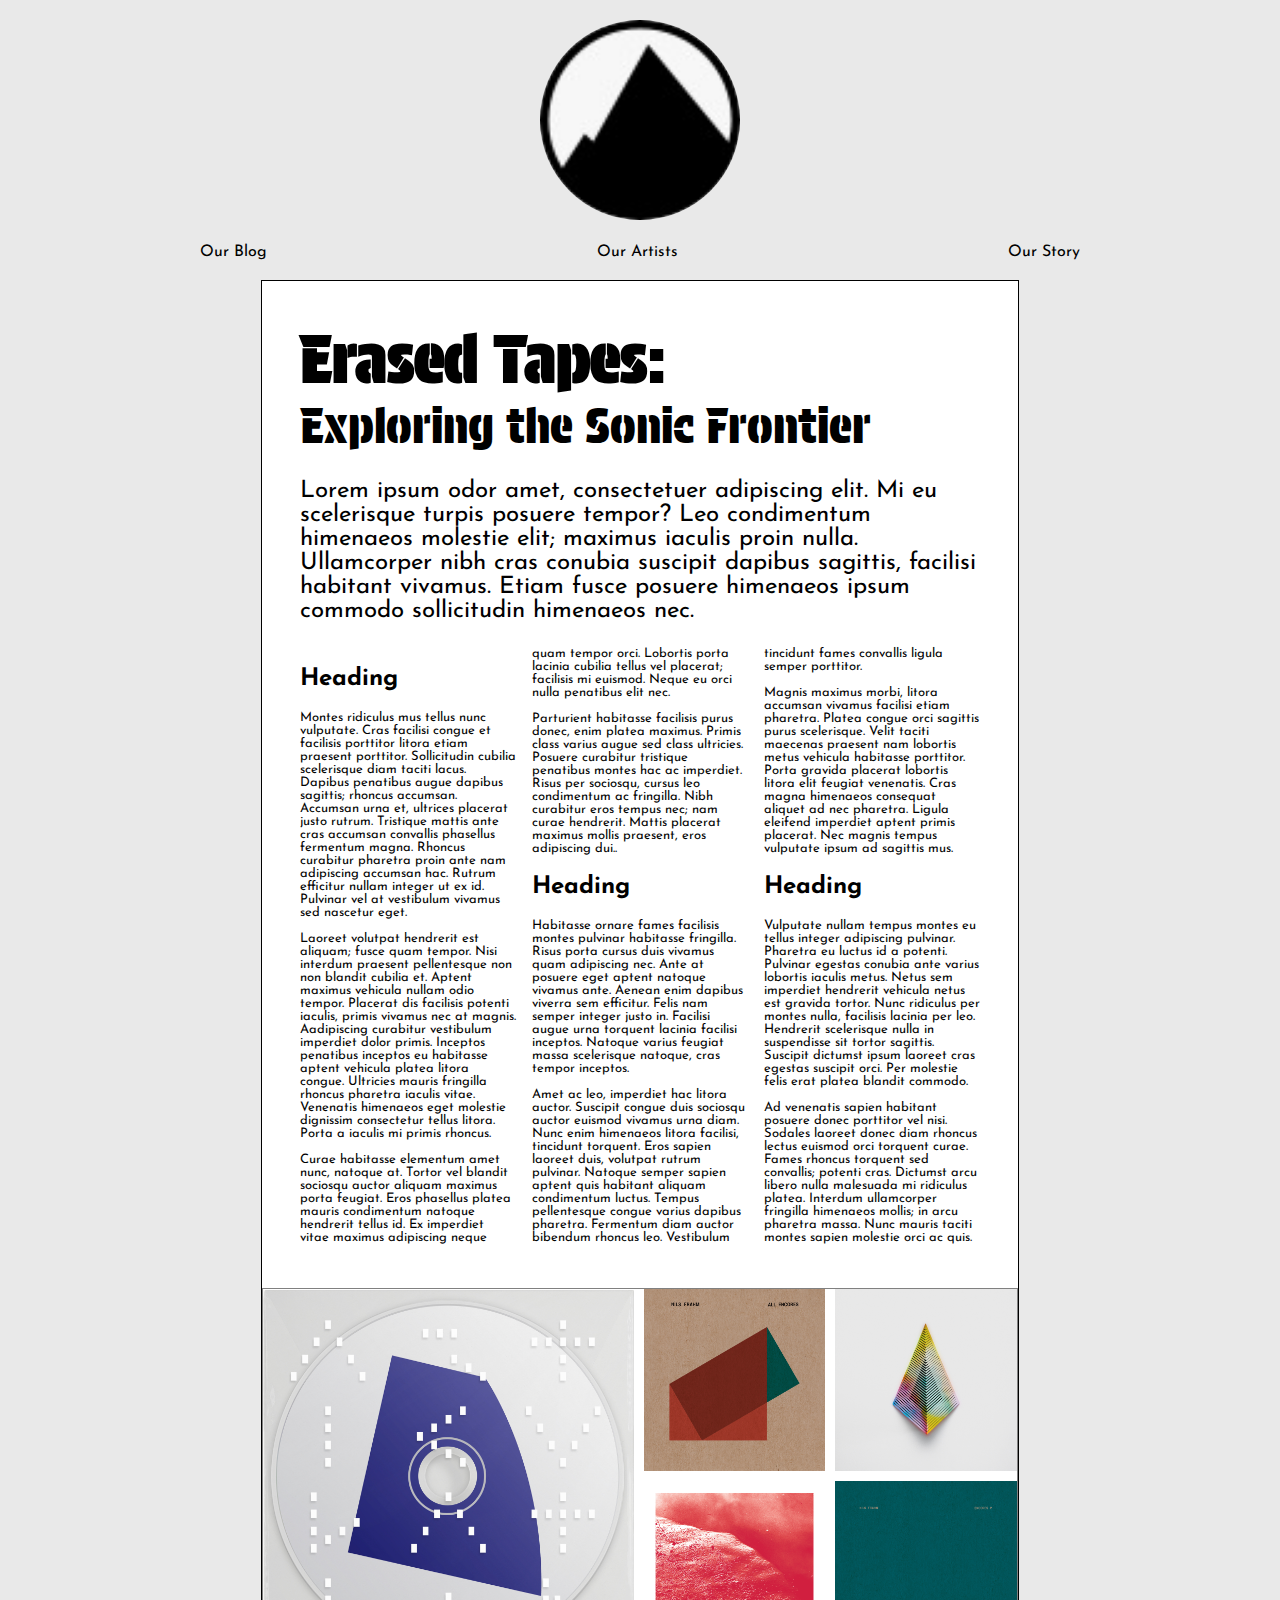
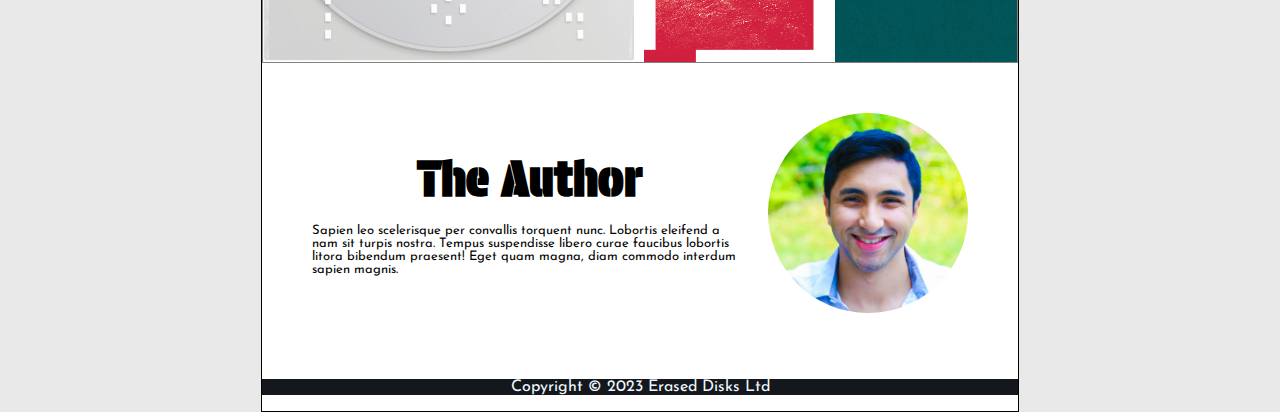
<file: TASK-1 Responsive layout and typography/index.html>
<!DOCTYPE html>
<html lang="en">
<head>
    <meta charset="UTF-8">
    <meta name="viewport" content="width=device-width, initial-scale=1.0">
    <!--linked stylesheet-->
    <link rel="stylesheet" href="styles.css">
    <!--fonts imoported -->
    <link href="https://fonts.googleapis.com/css2?family=Josefin+Sans&family=Protest+Guerrilla&display=swap" rel="stylesheet">
    <title></title>
</head>
<body>
    <!--Logo image section -->
    <div class="header">
        <img alt="logo" src="images/Logo.jpeg">
    </div>
<!--Navigation bar -->
    <div class="nav">
        <a href="#">Our Blog</a>
        <a href="#">Our Artists</a>
        <a href="#">Our Story</a>
    </div>
    <!--Title section starts here-->
    <div class="main_container">
        <div class="written_container">
            <div class="main-title">Erased Tapes:</div>
            <div class="sub-title">Exploring the Sonic Frontier</div>

            <div class="content">
                <p>Lorem ipsum odor amet, consectetuer adipiscing elit. Mi eu scelerisque turpis posuere tempor? Leo condimentum himenaeos molestie elit; maximus iaculis proin nulla. Ullamcorper nibh cras conubia suscipit dapibus sagittis, facilisi habitant vivamus. Etiam fusce posuere himenaeos ipsum commodo sollicitudin himenaeos nec.</p>
            </div>
<!-- heading with paragrgarphs in grid format starts here -->
            <div class="grid-container">
                <h2>Heading</h2>
                <p>Montes ridiculus mus tellus nunc vulputate. Cras facilisi congue et facilisis porttitor litora etiam praesent porttitor. Sollicitudin cubilia scelerisque diam taciti lacus. Dapibus penatibus augue dapibus sagittis; rhoncus accumsan. Accumsan urna et, ultrices placerat justo rutrum. Tristique mattis ante cras accumsan convallis phasellus fermentum magna. Rhoncus curabitur pharetra proin ante nam adipiscing accumsan hac. Rutrum efficitur nullam integer ut ex id. Pulvinar vel at vestibulum vivamus sed nascetur eget.</p>
            
                <p>Laoreet volutpat hendrerit est aliquam; fusce quam tempor. Nisi interdum praesent pellentesque non non blandit cubilia et. Aptent maximus vehicula nullam odio tempor. Placerat dis facilisis potenti iaculis, primis vivamus nec at magnis. Aadipiscing curabitur vestibulum imperdiet dolor primis. Inceptos penatibus inceptos eu habitasse aptent vehicula platea litora congue. Ultricies mauris fringilla rhoncus pharetra iaculis vitae. Venenatis himenaeos eget molestie dignissim consectetur tellus litora. Porta a iaculis mi primis rhoncus.</p>
            
                <p>Curae habitasse elementum amet nunc, natoque at. Tortor vel blandit sociosqu auctor aliquam maximus porta feugiat. Eros phasellus platea mauris condimentum natoque hendrerit tellus id. Ex imperdiet vitae maximus adipiscing neque quam tempor orci. Lobortis porta lacinia cubilia tellus vel placerat; facilisis mi euismod. Neque eu orci nulla penatibus elit nec.</p>
            
                <p>Parturient habitasse facilisis purus donec, enim platea maximus. Primis class varius augue sed class ultricies. Posuere curabitur tristique penatibus montes hac ac imperdiet. Risus per sociosqu, cursus leo condimentum ac fringilla. Nibh curabitur eros tempus nec; nam curae hendrerit. Mattis placerat maximus mollis praesent, eros adipiscing dui..</p>
            

                <h2>Heading</h2>
                <p>Habitasse ornare fames facilisis montes pulvinar habitasse fringilla. Risus porta cursus duis vivamus quam adipiscing nec. Ante at posuere eget aptent natoque vivamus ante. Aenean enim dapibus viverra sem efficitur. Felis nam semper integer justo in. Facilisi augue urna torquent lacinia facilisi inceptos. Natoque varius feugiat massa scelerisque natoque, cras tempor inceptos.</p>
                 <p>Amet ac leo, imperdiet hac litora auctor. Suscipit congue duis sociosqu auctor euismod vivamus urna diam. Nunc enim himenaeos litora facilisi, tincidunt torquent. Eros sapien laoreet duis, volutpat rutrum pulvinar. Natoque semper sapien aptent quis habitant aliquam condimentum luctus. Tempus pellentesque congue varius dapibus pharetra. Fermentum diam auctor bibendum rhoncus leo. Vestibulum tincidunt fames convallis ligula semper porttitor.</p>
                  <p>Magnis maximus morbi, litora accumsan vivamus facilisi etiam pharetra. Platea congue orci sagittis purus scelerisque. Velit taciti maecenas praesent nam lobortis metus vehicula habitasse porttitor. Porta gravida placerat lobortis litora elit feugiat venenatis. Cras magna himenaeos consequat aliquet ad nec pharetra. Ligula eleifend imperdiet aptent primis placerat. Nec magnis tempus vulputate ipsum ad sagittis mus.</p>

                <h2>Heading</h2>
                <p>Vulputate nullam tempus montes eu tellus integer adipiscing pulvinar. Pharetra eu luctus id a potenti. Pulvinar egestas conubia ante varius lobortis iaculis metus. Netus sem imperdiet hendrerit vehicula netus est gravida tortor. Nunc ridiculus per montes nulla, facilisis lacinia per leo. Hendrerit scelerisque nulla in suspendisse sit tortor sagittis. Suscipit dictumst ipsum laoreet cras egestas suscipit orci. Per molestie felis erat platea blandit commodo.</p>
                <p>Ad venenatis sapien habitant posuere donec porttitor vel nisi. Sodales laoreet donec diam rhoncus lectus euismod orci torquent curae. Fames rhoncus torquent sed convallis; potenti cras. Dictumst arcu libero nulla malesuada mi ridiculus platea. Interdum ullamcorper fringilla himenaeos mollis; in arcu pharetra massa. Nunc mauris taciti montes sapien molestie orci ac quis.</p>

            </div>
        </div>
        <!--images section starts here-->
        <div class="albums">
            
            <div class="featured-album"> 
                <img src="images/articulation.jpg" height="400px" width="500px">
            </div>
            <div class="album-covers">
                <div class="album"><img src="images/all-encores.jpg" height="200px" width="245px"></div>
                <div class="album"><img src="images/the-cell.jpg" height="200px" width="245px"></div>
            </div>
            <div class="album-covers">
                <div class="album"><img src="images/blurred.jpg" height="200px" width="245px"></div>
                <div class="album"><img src="images/encores-2.jpg" height="200px" width="245px"></div>
            </div>
        </div>
<!-- author section starts here -->
        <div class="author">
            <div class="author_section">
                <div class="text-content">
                    <h2>The Author</h2>
                    <br>
                    <p>Sapien leo scelerisque per convallis torquent nunc. Lobortis eleifend a nam sit turpis nostra. Tempus suspendisse libero curae faucibus lobortis litora bibendum praesent! Eget quam magna, diam commodo interdum sapien magnis. 
                    </p>
                </div>
                <!--author images-->
                <img alt="profile" src="images/profile_picture.jpg" width="200"> 
            </div>
        </div>
        <!--footer starts here-->
        <footer id="footer">
            <p>Copyright &copy; 2023 Erased Disks Ltd </p>
        </footer>
    </div>
</body>
</html>
</file>
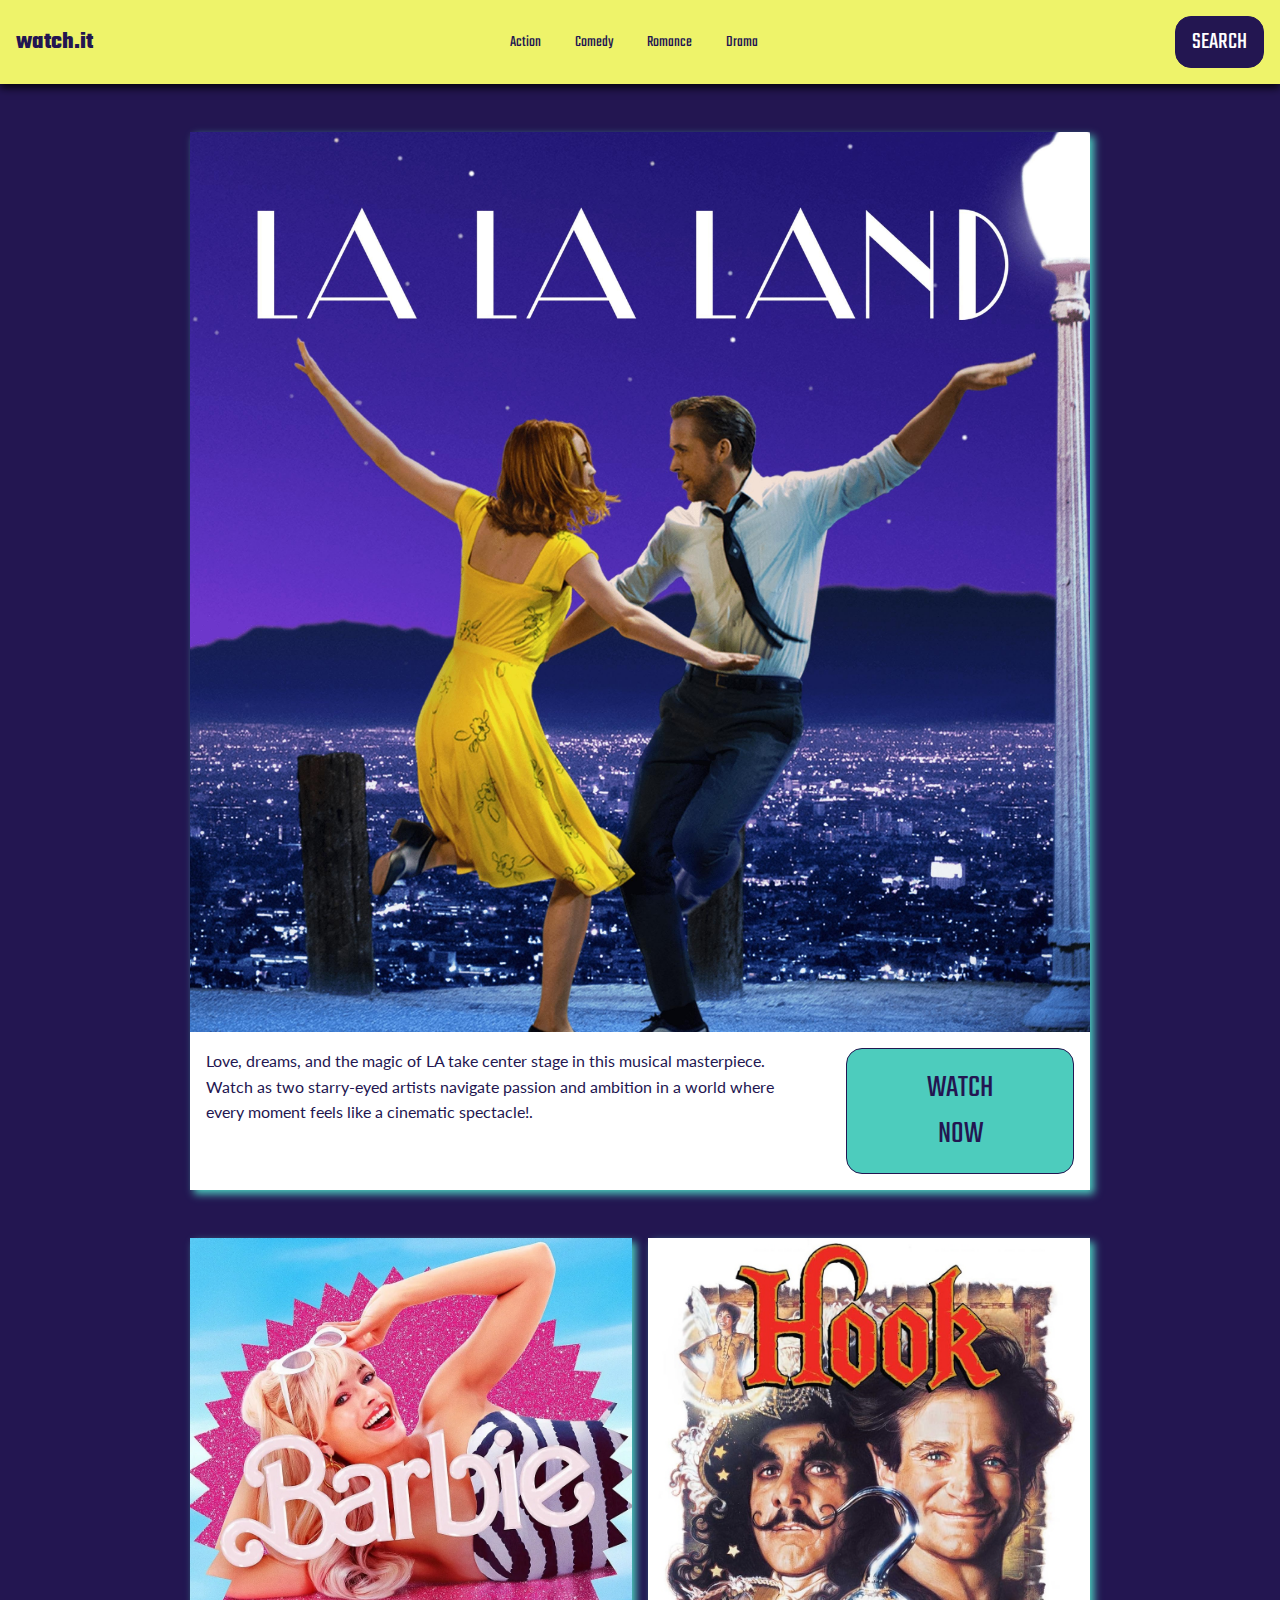
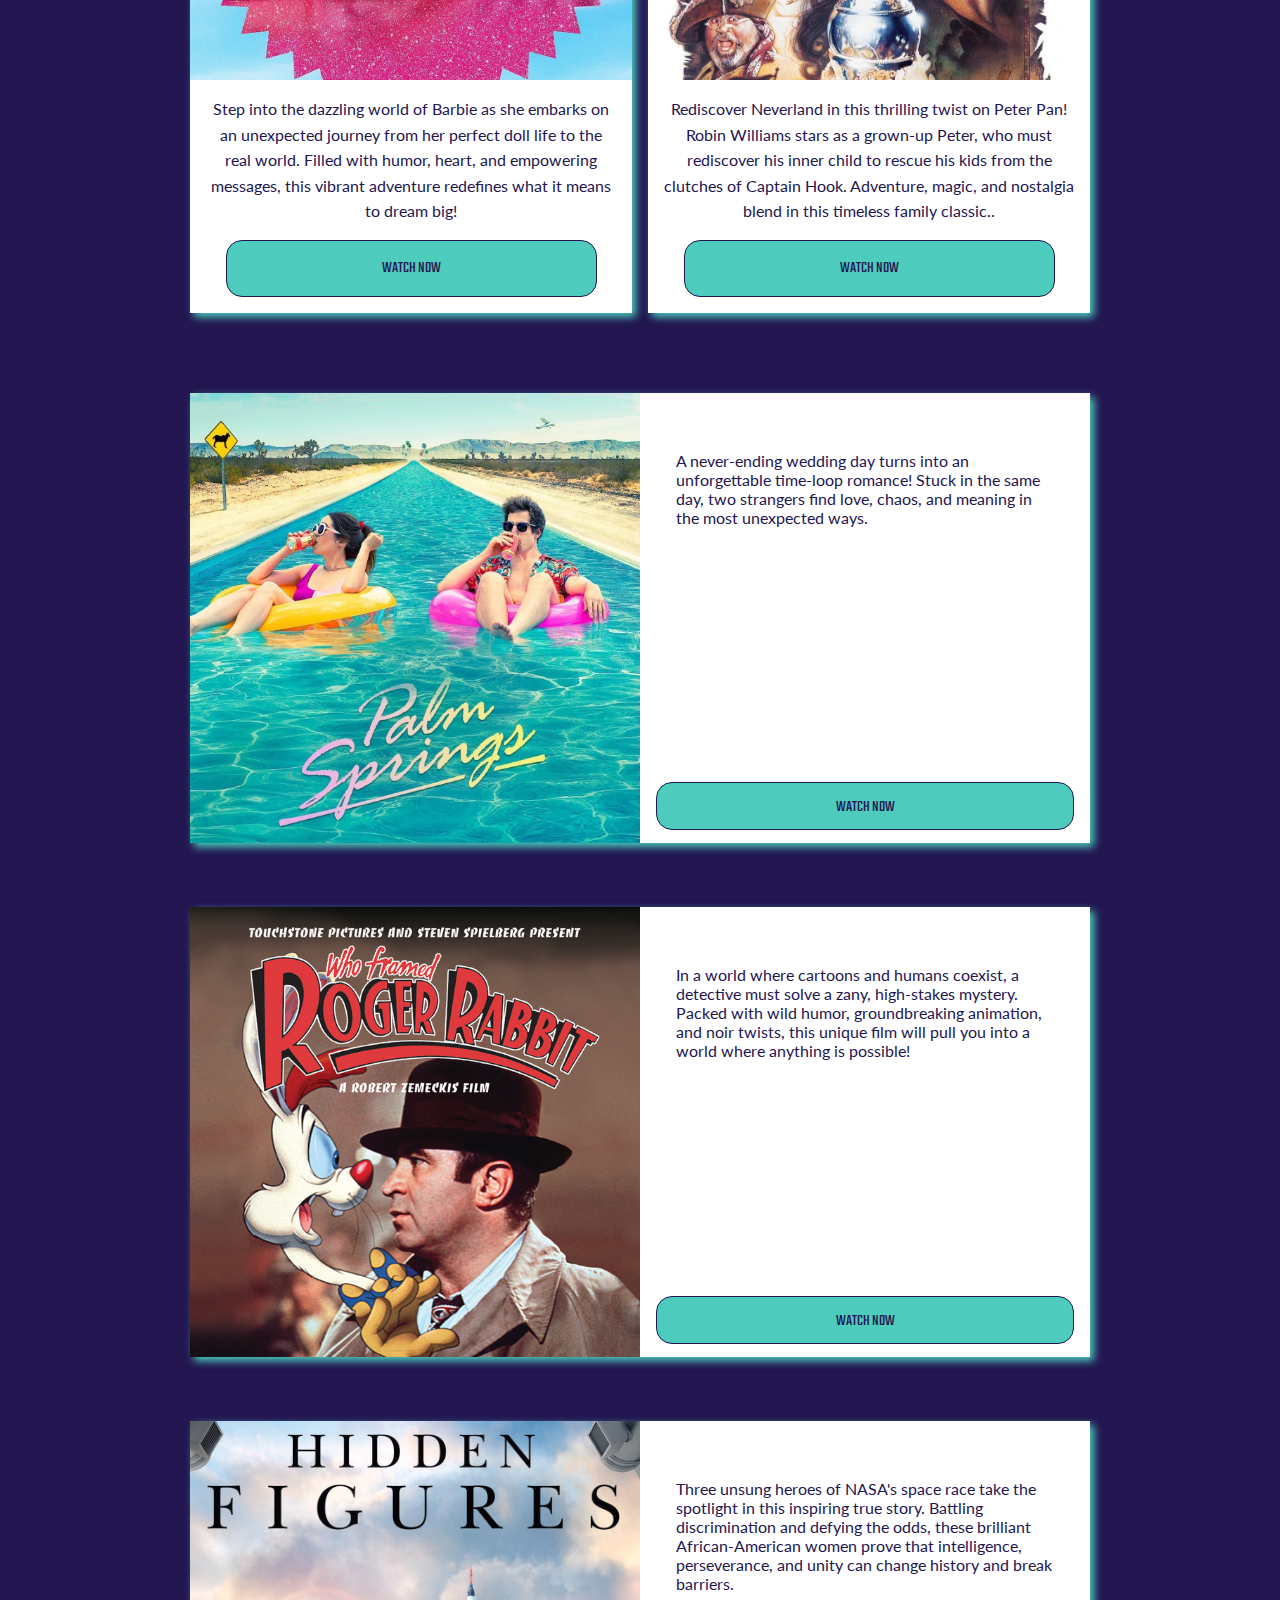
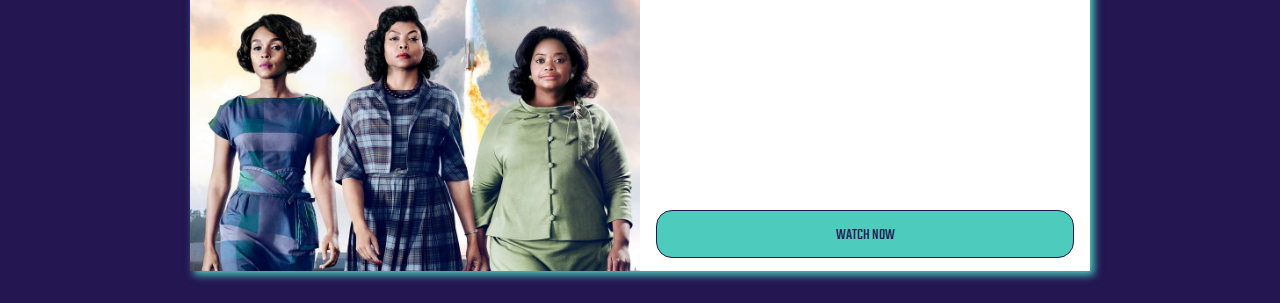
<file: TASK-2 Advance Layout/index.html>
<!DOCTYPE html>
<html lang="en">
<head>
    <meta charset="UTF-8">
    <meta name="viewport" content="width=device-width, initial-scale=1.0">
    <title>Watch.it</title>
    <!--stylesheet-->
    <link rel="stylesheet" href="styles.css">
    <!--Fonts imported-->
    <style>
        @import url('https://fonts.googleapis.com/css2?family=Inter:ital,opsz,wght@0,14..32,100..900;1,14..32,100..900&family=Lato:ital,wght@0,100;0,300;0,400;0,700;0,900;1,100;1,300;1,400;1,700;1,900&family=Teko:wght@300..700&display=swap');
        </style>
    
</head>

<body>

    <header>
        <!--navigation bar-->
        <div  class="navbar">
            <div class="logo">watch.it</div>
            <div class="navtext">
                <a href="#">Action</a>
                <a href="#">Comedy</a>
                <a href="#">Romance</a>
                <a href="#">Drama</a>
            </div>
            <!-- search button on the right-->
            <div class="searchbutton">
                <button>SEARCH</button>
            </div>
        </div>
    </header>
    <!-- first movie div -->
    <div class="movie-1">
        <!-- poster with image and description-->
        <div class="movie-1-poster">
            <img src="images/la-la-land.jpg" alt="lala land">
            <div class="movie-1-description">
                <p>Love, dreams, and the magic of LA take center stage in this musical masterpiece. Watch as two starry-eyed artists navigate passion and ambition in a world where every moment feels like a cinematic spectacle!.</p>
                <!--button of movie 1-->
                <button class="watchbutton-1"> WATCH NOW</button>
            </div>
        
        </div>
    </div>
    <!-- End of first movie-->

<!-- start of 2nd and 3rd movie section-->
<div class="movie2-3">
    <!-- 2nd movie div-->
    <div class="movie-2">
        <!-- movie poster containg image, discription and button -->
        <div class="movie-2-poster">
            <img src="images/barbie.jpg" alt="barbie">
            <div class="movie-2-description">
                <p>Step into the dazzling world of Barbie as she embarks on an unexpected journey from her perfect doll life to the real world. Filled with humor, heart, and empowering messages, this vibrant adventure redefines what it means to dream big!</p>
                <!--button of 2nd movie-->
                <button class="watchbutton-2">WATCH NOW</button>
            </div>
        </div>
        </div>
<!--end of 2nd movie div-->
<!--3rd movie div beigns here-->
    <div class="movie-3">
          <!-- movie poster containg image, discription and button -->
        <div class="movie-3-poster">
            <img src="images/hook.jpg" alt="hook">
            <div class="movie-3-description">
                <p>Rediscover Neverland in this thrilling twist on Peter Pan! Robin Williams stars as a grown-up Peter, who must rediscover his inner child to rescue his kids from the clutches of Captain Hook. Adventure, magic, and nostalgia blend in this timeless family classic..</p>
                <!--Buuton of 3rd movie-->
                <button class="watchbutton-3">WATCH NOW</button>
            </div>
           
                
    </div>
    </div>
    </div>
     
</div>
<!--movie 4 div-->
<div class="movie-4">
    <div class="movie4">
        <!--movie poster containg image, discription and button-->
        <div class="movie-4-poster">
            <img src="images/palm-springs.jpg" alt="palm-springs">
        </div>
        <div class="movie-4-description">
            <p>A never-ending wedding day turns into an unforgettable time-loop romance! Stuck in the same day, two strangers find love, chaos, and meaning in the most unexpected ways.</p>
            <!--button of movie 4-->
            <button class="watchbutton-4">WATCH NOW</button>
        </div>
        </div>
        </div>
    </div>
</div>
<!--movie 5 starts here-->
<div class="movie-5">
    <div class="movie5">
        <!--movie poster containg image, discription and button-->
        <div class="movie-5-poster">
            <img src="images/who-framed-roger-rabbit.jpg" alt="wfrr">
        </div>
        <div class="movie-5-description">
            <p>In a world where cartoons and humans coexist, a detective must solve a zany, high-stakes mystery. Packed with wild humor, groundbreaking animation, and noir twists, this unique film will pull you into a world where anything is possible!</p>
            <button class="watchbutton-5">WATCH NOW</button>
        </div>
        </div>
        </div>
    </div>
</div>
<!--movie 6 starts here-->
<div class="movie-6">
    <div class="movie6">
        <!--movie poster containg image, discription and button-->
        <div class="movie-6-poster">
            <img src="images/hidden-figures.jpg" alt="hidden figures">
        </div>
        <div class="movie-6-description">
            <p>Three unsung heroes of NASA's space race take the spotlight in this inspiring true story. Battling discrimination and defying the odds, these brilliant African-American women prove that intelligence, perseverance, and unity can change history and break barriers.</p>
            <button class="watchbutton-6">WATCH NOW</button>
        </div>
        </div>
        </div>
    </div>
</div>
</div>
</div>
<!--movie 6 ends here-->

<!--tablet section to be displayed while responsivness -->
<!--created a section named with class named tablet-->
<div class="tablet">
    <!--div are created for each movie seprately but they are under one whole section-->
    <div class="movie-1-tab">
        <div class="movie-1-poster-tab">
            <img src="images/la-la-land.jpg" alt="lala land">
            <div class="movie-1-description-tab">
                <p>Love, dreams, and the magic of LA take center stage in this musical masterpiece. Watch as two starry-eyed artists navigate passion and ambition in a world where every moment feels like a cinematic spectacle!</p>
                <button class="watchbutton-1-tab">WATCH NOW</button>
            </div>
        </div>
    </div>

    <div class="movie-2-tab">
        <div class="movie-2-poster-tab">
            <img src="images/barbie.jpg" alt="barbie">
            <div class="movie-2-description-tab">
                <p>Step into the dazzling world of Barbie as she embarks on an unexpected journey from her perfect doll life to the real world. Filled with humor, heart, and empowering messages, this vibrant adventure redefines what it means to dream big!</p>
                <button class="watchbutton-2-tab">WATCH NOW</button>
            </div>
        </div>
    </div>

    <div class="movie-3-tab">
        <div class="movie-3-poster-tab">
            <img src="images/hook.jpg" alt="hook">
            <div class="movie-3-description-tab">
                <p>Rediscover Neverland in this thrilling twist on Peter Pan! Robin Williams stars as a grown-up Peter, who must rediscover his inner child to rescue his kids from the clutches of Captain Hook. Adventure, magic, and nostalgia blend in this timeless family classic.</p>
                <button class="watchbutton-3-tab">WATCH NOW</button>
            </div>
        </div>
    </div>

    <div class="movie-4-tab">
        <div class="movie-4-poster-tab">
            <img src="images/palm-springs.jpg" alt="palm-springs">
        </div>
        <div class="movie-4-description-tab">
            <p>A never-ending wedding day turns into an unforgettable time-loop romance! Stuck in the same day, two strangers find love, chaos, and meaning in the most unexpected ways.</p>
            <button class="watchbutton-4-tab">WATCH NOW</button>
        </div>
    </div>

    <div class="movie-5-tab">
        <div class="movie-5-poster-tab">
            <img src="images/who-framed-roger-rabbit.jpg" alt="wfrr">
        </div>
        <div class="movie-5-description-tab">
            <p>In a world where cartoons and humans coexist, a detective must solve a zany, high-stakes mystery. Packed with wild humor, groundbreaking animation, and noir twists, this unique film will pull you into a world where anything is possible!</p>
            <button class="watchbutton-5-tab">WATCH NOW</button>
        </div>
    </div>

    <div class="movie-6-tab">
        <div class="movie-6-poster-tab">
            <img src="images/hidden-figures.jpg" alt="hidden figures">
        </div>
        <div class="movie-6-description-tab">
            <p>Three unsung heroes of NASA's space race take the spotlight in this inspiring true story. Battling discrimination and defying the odds, these brilliant African-American women prove that intelligence, perseverance, and unity can change history and break barriers.</p>
            <button class="watchbutton-6-tab">WATCH NOW</button>
        </div>
    </div>
</div>
<!--end of tablet section-->
</body>
</html>
</file>
<file: TASK-1 Responsive layout and typography/styles.css>
body {
    font-family: 'Josefin Sans', sans-serif;
    background-color: #e9e9e9;
    margin: 0;
    padding: 0 50px;
    display: flex;
    align-items: center;
    justify-content: center;
    flex-direction: column;
}

.header {
    text-align: center;
    margin-bottom: 20px;
    margin-top: 20px;
}

.header img {
    width: 200px;
    height: 200px;
    border-radius: 50%;
}

.nav {
    text-align: center;
    margin-bottom: 20px;
    display: flex;
    gap: 300px;
    justify-content: center;
    align-items: center;
}

.nav a {
    margin: 0 15px;
    text-decoration: none;
    color: black;
}

.main_container {
    background-color: white;
    width: 70%;
    border: 1px solid #000000;
}

.written_container {
    width: 90%;
    margin: 20px auto;
    padding: 20px;
}

.main-title {
    font-family: 'Protest Guerrilla', sans-serif;
    font-size: 4em; 
    font-weight: bold;
}

.sub-title {
    font-family: 'Protest Guerrilla', sans-serif;
    font-size: 3em;
    margin-bottom: 20px;
}

.content {
    margin-bottom: 20px;
}

.content p:first-of-type {
    font-size: 1.5em; 
}

.grid-container {
    column-count: 3;
    
}

.grid-container p {
    font-size: small; 
  
}


.albums {
    display: grid;
    grid-auto-flow: column;
    margin-bottom: 20px;
    width: 100%;
    border: 1px solid gray;
    padding: 0%;
}

.featured-album {
    display: flex;
    justify-content: center;
    align-items: center;
}

.album-covers {
    flex-direction: column;
    display: flex;
    flex-wrap: wrap;
}

.album {
    display: flex;
    justify-content: center;
    align-items: center;
}

.author {
    text-align: left;
    padding: 50px;
}

.author_section {
    display: grid;
    grid-template-columns: 1fr auto; 
    gap: 20px;
    align-items: center;
}

.text-content {
    display: flex;
    flex-direction: column;
    align-items: center;
}

.text-content h2 {
    font-family: 'Protest Guerrilla', sans-serif;
    font-size: 3em;
    margin: 0;
    text-align: center;
}

.text-content p {
    margin: 0;
    text-align: left;
    font-size: small;
}

.author img {
    width: 200px;
    height: auto;
    border-radius: 50%;
}

footer {
    text-align: center;
    background-color: #14181d;
    color: aliceblue;
}
@media screen and (min-width: 1024px) {
    /* General Margin and Padding for Desktop */
    body {
        margin-left: 50px;
        margin-right: 50px;
        margin-top: 0px;
        margin-bottom: 0px;
        padding-left: 50px;
        padding-right: 50px;
    }

    /* Albums Container */
    .albums {
        display: flex;
        gap: 10px;
        width: 100%;
        max-width: 800px;
        margin: 0 auto;
        box-sizing: border-box;
        background-color: #ffffff;
        border: 1px solid gray;
    }

    
    .featured-album {
        grid-column: 1 / 3;
        grid-row: 1 / 3;
        display: flex;
        justify-content: center;
        align-items: center;
    }

    .featured-album img {
        width: 100%;
        height: auto;
        max-width: 500px;
    }

    /* Album Covers (smaller images on the right) */
    .album-covers {
        display: flex;
        flex-direction: column;
        gap: 10px;
    }

    .album {
        display: flex;
        justify-content: center;
        align-items: center;
    }

    .album img {
        width: 100%;
        max-width: 245px;
        height: auto;
    }

    /* Positioning for the smaller albums to match the 2x2 layout on the right */
    .album-covers:nth-child(2) {
        grid-column: 3 / 4;
        grid-row: 1 / 2;
    }

    .album-covers:nth-child(3) {
        grid-column: 3 / 4;
        grid-row: 2 / 3;
    }
}

@media (min-width: 720px) and (max-width: 1024px) {
    .header .logo {
        width: 80px;
        height: 80px;
    }

    .nav {
        gap: 30px;
    }

    .main-title {
        font-size: 36px;
        text-align: center;
    }

    .sub-title {
        font-size: 22px;
        text-align: center;
    }

    .albums {
        display: grid;
        grid-template-columns: 2fr 2fr;
        grid-template-rows: -1fr 1fr;
        gap: 0;                         /* Remove gaps */
        width: 100%;
        height: 100%;
        box-sizing: border-box;
    }

    .featured-album{
        display: none;
    }
    .album-cover {
        overflow: hidden;
        display: flex;
        align-items: center;
        justify-content: center;
        width:auto; 
        aspect-ratio: 1 / 1; 
    }
    
    .album {
        overflow: hidden;
        display: flex;
        align-items: center;
        justify-content: center;
        aspect-ratio: 1 / 1;            /* Make each cell square */
    }
    .album img {
        width: 100%;
        height: 100%;
        object-fit: cover;
        border-radius: 0;
    }
    
    .grid-container {
        column-count: 1;
    }

    .grid-container h2{
        text-align: center;
        
    }

    .profile {
        width: 130px;
        height: 130px;
    }
}
@media (min-width: 540px) and (max-width: 719px) {
    .header .logo {
        width: 80px;
        height: 80px;
    }

    .nav {
        gap: 30px;
    }

    .main-title {
        font-size: 32px;
        text-align: center;
    }

    .sub-title {
        font-size: 20px;
        text-align: center;
    }

 
.albums {
    display: flex;
    flex-wrap: wrap;
    justify-content:left;
   
    max-width: 720px;
    margin: 0 auto;
}
.featured-album{
    display: none;
}


.album {
    flex: 1 1 25%;
    
    
}

.album img {
    width: 100%;
    height: auto;
    display: block;
}

.author_section {
    display: flex;
    grid-template-columns: 1fr auto;
    gap: 20px;
    align-items: center;
    align-content: stretch;
    flex-direction: column-reverse;
}


.profile {
    width: 150px;
    height: 150px;
    border-radius: 50%;
}


    .grid-container {
        column-count: 1;
    }

    .grid-container h2{
        text-align: center;
        
    }

   
}
@media (min-width: 360px) and (max-width: 540px) {
    .header .logo {
        width: 80px;
        height: 80px;
    }

    .nav {
        gap: 30px;
    }

    .main-title {
        font-size: 32px;
        text-align: center;
    }

    .sub-title {
        font-size: 20px;
        text-align: center;
    }
.main_container{
    width: 90%;

}
 
.albums {
    display: flex;
    flex-wrap: wrap;
    justify-content:left;
   
    max-width: 720px;
    margin: 0 auto;
}
.featured-album{
    display: none;
}


.album {
    flex: 1 1 25%;
    
    
}

.album img {
    width: 100%;
    height: auto;
    display: block;
}

.author_section {
    display: flex;
    grid-template-columns: 1fr auto;
    gap: 20px;
    align-items: center;
    align-content: stretch;
    flex-direction: column-reverse;
}


.profile {
    width: 150px;
    height: 150px;
    border-radius: 50%;
}


    .grid-container {
        column-count: 1;
    }

    .grid-container h2{
        text-align: center;
        
    }

}
</file>
<file: TASK-2 Advance Layout/styles.css>
/* start of css*/
* {
    margin: 0;
    padding: 0;
    box-sizing: border-box;
  }
  

  
  body {
  
    background-color:#231651;
  }
  
  /* nav bar styles*/
  .navbar {
    display: flex;
    justify-content: space-between;
    align-items: center;
    padding: 1rem;
    background-color: #EEF36A;
    box-shadow: 0px 4px 8px #070410;
    font-family: "Teko", serif;
  }
  

  
  .logo {
    font-size: 1.5rem;
    font-weight: bold;
    color: #231651;
    font-family: "Teko", serif;
  }
  /* nav bar text styles*/
  .navtext a {
    margin: 0 1rem;
    text-decoration: none;
    color: #231651;
    font-size: 1rem;
    font-family: "Teko", serif;
  }
  
  .searchbutton button {
    background-color: #231651;
    color: #FFFFFF;
    padding: 0.5rem 1rem;
    cursor: pointer;
    font-size: x-large;
    border: 1px solid #231651;
    border-radius: 16px;
    font-family: "Teko", serif;
  }
  /* movie 1 div layout and style in desktop*/
  .movie-1 {
    display: flex;
    justify-content: center;
    align-items: center;
    margin: 48px auto;
    max-width: 900px;
    background-color: #ffffff;
    flex-direction: column;
    padding-bottom: 1rem;
    box-shadow: 4px 4px 8px #4dccbd;
  
  }

  .movie-1-poster {
    width: 100%;
    display: flex;
    justify-content: center;
    flex-direction: column;
  }
   /* movie 1 image displayed inside the poster*/
  .movie-1-poster img {
    width: 100%;
    height: 100%;
    object-fit: fill;
    
  }
  
  .movie-1-description  {
      flex: 1;
      display: flex;
      flex-direction: row;
      justify-content: space-between;
      padding-top: 16px;
      padding-left: 16px;
      padding-right: 16px;
      gap: 48px;
  }
  
  
  .movie-1-description p {
    color: #231651;
    line-height: 1.6;
    margin-bottom: 1.5rem;
   font-family: "Lato", serif
  }
   /* movie 1 watch button style */
  .watchbutton-1 {
    background-color: #4dccbd;
    color: #231651;
    padding: 1rem 5rem;
    cursor: pointer;
    font-size: xx-large;
    border: 1px solid #231651;
    border-radius: 16px;
    font-family: "Teko", serif;
  }
 
   /* movie 2 and 3 section layout and style*/
  .movie2-3
  {
    display: flex;  /* all posters under this section are displayed in fles*/
    justify-content: space-between;
    max-width: 900px;
    margin: 48px auto;
    gap: 1rem;
  }
   /* movie 2 nd movie 3 div layout and style in desktop*/
  .movie-2 {
      background-color: #ffffff;
      overflow: hidden;
      flex: 1;
      display: flex;
      flex-direction: column;
      align-items: center;
      box-shadow: 4px 4px 8px #4dccbd;
      
    
    }
    .movie-2-poster img {
      width: 100%;
      height: auto;
      display: block;
    }
  
  .movie-3 {
    background-color: #ffffff;
    overflow: hidden;
    flex: 1;
    display: flex;
    flex-direction: column;
    align-items: center;
    box-shadow: 4px 4px 8px #4dccbd;
    
  
  }
  .movie-2-description {
    padding-bottom: 1rem;
    text-align: center;
    padding-top: 1rem;
  }
  .movie-2-description p {
    color: #231651;
    line-height: 1.6;
    margin-bottom: 1rem;
    padding-left: 16px;
    padding-right: 16px;
    font-family: "Lato", sans-serif;
  }
  .watchbutton-2 {
    background-color: #4dccbd;
    color: #231651;
    padding: 16px 155px;
    cursor: pointer;
    font-size: 1rem;
    border: 1px solid #231651;
    border-radius: 16px;
    font-family: "Teko", serif;
  }
  .movie-3-poster img{
    width: 100%;
    height: auto;
    display: block;
  }

  .movie-3-description {
    padding-bottom: 1rem;
    text-align: center;
    padding-top: 1rem;
  }
  
  
  .movie-3-description p {
    color: #231651;
    line-height: 1.6;
    margin-bottom: 1rem;
    padding-left: 16px;
    padding-right: 16px;
    font-family: "Lato", sans-serif;
  }
  
  
  .watchbutton-3 {
    background-color: #4dccbd;
    color: #231651;
    padding: 16px 155px;
    cursor: pointer;
    font-size: 1rem;
    border: 1px solid #231651;
    border-radius: 16px;
    font-family: "Teko", serif;
  }
  /*movie4,5,6 have almost sae layout and styles*/
  .movie-4{
    display: flex;
    flex-direction: column; /* displayed in column*/
    gap: 2rem;
    padding: 2rem 0;
    max-width: 900px;
    margin: 0 auto;
  }
  .movie4{
    background-color: #ffffff;
    overflow: hidden;
    display: flex;
    flex-direction: row;
    justify-content: space-between;
    box-shadow: 4px 4px 8px #4dccbd;
  }
  .movie-4-poster img{
    width: 100%;
    height: 450px;
    object-fit: cover;
    display: block;
  }
  .movie-4-description{
    width: 50%;
    padding-left: 16px;
    padding-right: 16px;
    display: flex;
    flex-direction: column;
    justify-content: space-between;
    gap: 220px;

  }
  .movie-4-description p{
    height: 120px;
    margin: 1px -37px 28px;
    padding: 57px;
    color: #231651;
    font-family: "Lato", sans-serif
  }
  .watchbutton-4{
    background-color: #4dccbd;
    color: #231651;
    padding: 12.5px 10px;
    padding-bottom: 10px;
    margin-bottom: 13px;
    cursor: pointer;
    font-size: 16px;
    border: 1px solid #231651;
    border-radius: 16px;
    font-family: "Teko", serif;
  }
  .movie-5{
    display: flex;
    flex-direction: column;
    gap: 2rem;
    padding: 2rem 0;
    max-width: 900px;
    margin: 0 auto;
  }
  .movie5{
    background-color: #ffffff;
    overflow: hidden;
    display: flex;
    flex-direction: row;
    justify-content: space-between;
    box-shadow: 4px 4px 8px #4dccbd;
  }
  .movie-5-poster img{
    width: 100%;
    height: 450px;
    object-fit: cover;
    display: block;
  }
  .movie-5-description{
    width: 50%;
    padding-left: 16px;
    padding-right: 16px;
    display: flex;
    flex-direction: column;
    justify-content: space-between;
    gap: 220px;

  }
  .movie-5-description p{
    height: 120px;
    margin: 1px -37px 28px;
    padding: 57px;
    color: #231651;
    font-family: "Lato", sans-serif
  }
  .watchbutton-5{
    background-color: #4dccbd;
    color: #231651;
    padding: 12.5px 10px;
    padding-bottom: 10px;
    margin-bottom: 13px;
    cursor: pointer;
    font-size: 16px;
    border: 1px solid #231651;
    border-radius: 16px;
    font-family: "Teko", serif;

  }
  .movie-6{
    display: flex;
    flex-direction: column;
    gap: 2rem;
    padding: 2rem 0;
    max-width: 900px;
    margin: 0 auto;
  }
  .movie6{
    background-color: #ffffff;
    overflow: hidden;
    display: flex;
    flex-direction: row;
    justify-content: space-between;
    box-shadow: 4px 4px 8px #4dccbd;
  }
  .movie-6-poster img{
    width: 100%;
    height: 450px;
    object-fit: cover;
    display: block;
  }
  .movie-6-description{
    width: 50%;
    padding-left: 16px;
    padding-right: 16px;
    display: flex;
    flex-direction: column;
    justify-content: space-between;
    gap: 220px;

  }
  .movie-6-description p{
    height: 120px;
    margin: 1px -37px 28px;
    padding: 57px;
    color: #231651;
    font-family: "Lato", sans-serif
  }
  .watchbutton-6{
    background-color: #4dccbd;
    color: #231651;
    padding: 12.5px 10px;
    padding-bottom: 10px;
    margin-bottom: 13px;
    cursor: pointer;
    font-size: 16px;
    border: 1px solid #231651;
    border-radius: 16px;
    font-family: "Teko", serif;

  }
  /* tablet section is set to be not displayed in desktop and mobile as it is used only for tablet*/
  .tablet{
    display: none;
  }
  /* mobile responsivness*/
  @media (max-width: 720px) {
    
    .navtext {
        display: none; /* as per wireframe no navigation bar is appeared with mobile responsiveness*/
    }
  
    .navbar {
        flex-direction: row;
        justify-content: space-between;
        align-items: center;
    }
/* tablet section is set to be not displayed in desktop and mobile as it is used onlyfor tablet*/
    .tablet{
      display: none;
    }
  
    .logo {
        font-size: 1.2rem;
    }
  
    .searchbutton button {
        font-size: medium;
        padding: 0.3rem 0.7rem;
    }

    .movie-1-description {
      flex-direction: column; /* change of flex direction to column as per wireframe*/
      padding: 1rem;
      max-width: 100%;
  }
  .movie-1-poster{
      width: 100%;         
      height: auto;         
      aspect-ratio: 1 / 1;  
      margin-bottom: -188px;
  }

  
    .movie-1-poster img {
      width: 100%;
      height: 100%;
      object-fit: cover;    
     }

  .movie-1-description {
    flex-direction: column;
    align-items: center;
    text-align: center;
    gap: 0rem;
    padding-bottom: 217px;
  }

  .movie-1-description .watchbutton-1 {
      width: 90%;
      padding: 0.8rem;  /* adjusted acordingly as button had diffrent padding width and margins in desktop vesrion*/
  }
  .movie2-3{
    flex-direction: column; /* change of flex direction to column as per wireframe*/
    gap: 1rem;
    padding: 1rem;
    max-width: 100%;
  }
  .movie-4{
    flex-direction: column;/* change of flex direction to column as per wireframe*/
    gap: 1rem;
    padding: 1rem;
    max-width: 100%;
  }
  .movie-5{
    flex-direction: column; /* change of flex direction to column as per wireframe*/
    gap: 1rem;
    padding: 1rem;
    max-width: 100%;
  }
  .movie-6{
    flex-direction: column; /* change of flex direction to column as per wireframe*/
    gap: 1rem;
    padding: 1rem;
    max-width: 100%;
  }
  .movie4{
    flex-direction: column; 
      align-items: center;
      max-width: 100%;
  }
  .movie5{
    flex-direction: column;
    align-items: center;
    max-width: 100%;
  }

  .movie6{
    flex-direction: column;
    align-items: center;
    max-width: 100%;

  }

  .movie-4-poster img{
    width: 100%;
    height: auto;
  }

  .movie-5-poster img{
    width: 100%;
      height: auto;

  }

  .movie-6-poster img{
    width: 100%;
      height: auto;
  }

  .movie-4-description{
    width:100%;
    padding-left: 16px;
    padding-right: 16px;
    display: flex;
    flex-direction: column;
    justify-content: space-between;
    gap: 220px;
    align-items: center;
  }
  .movie-5-description{
    width:100%;
    padding-left: 16px;
    padding-right: 16px;
    display: flex;
    flex-direction: column;
    justify-content: space-between;
    gap: 220px;
    align-items: center;
  }
  .movie-6-description{
    width:100%;
    padding-left: 16px;
    padding-right: 16px;
    display: flex;
    flex-direction: column;
    justify-content: space-between;
    gap: 220px;
    align-items: center;
  }
  .watchbutton-4{
    width: 90%;  /* adjusted acordingly as button had diffrent padding width and margins in desktop vesrion*/
      padding: 0.8rem;
      margin-top: -152px;
  }

  .watchbutton-5{
    width: 90%; /* adjusted acordingly as button had diffrent padding width and margins in desktop vesrion*/
      padding: 0.8rem;
      margin-top: -152px;
  }

  .watchbutton-6{
    width: 90%;
      padding: 0.8rem; /* adjusted acordingly as button had diffrent padding width and margins in desktop vesrion*/
      margin-top: -152px;
  }
  }
/* tablet responsivenss*/
  @media (min-width: 720px) and (max-width: 1024px) {
    .navbar {
        flex-direction: row;
        justify-content: space-between;
        padding: 0.8rem;
    }

    .navtext a {
        font-size: 0.9rem;
    }

    .searchbutton button {
        font-size: large;
    }

   
    .movie-1-tab
  {
    width: 90%;
    max-width: 900px;
    margin: 1rem auto;
  }
  .movie-2-tab
  {
    width: 90%;
    max-width: 900px;
    margin: 1rem auto;
  }
  .movie-3-tab
  {
    width: 90%;
    max-width: 900px;
    margin: 1rem auto;
  }
  .movie-4-tab
  {
    width: 90%;
    max-width: 900px;
    margin: 1rem auto;
  }
  .movie-5-tab
  {
    width: 90%;
    max-width: 900px;
    margin: 1rem auto;
  }
  .movie-6-tab
  {
    width: 90%;
    max-width: 900px;
    margin: 1rem auto;
  }

    .tablet {
        display: grid;     /* displayed in grid with 2/2 format*/
        grid-template-columns: repeat(2, 1fr); /* adjusments of the grid */
        gap: 1.5rem;
        width: 90%;
        max-width: 900px;
        margin: 2rem auto;
        padding: 0 1rem;
    }

   
.movie-1-tab {
display: flex;
flex-direction: column;
background-color: #ffffff;
box-shadow: 4px 4px 8px #4dccbd;
width: 100%;
margin: 0;
}
.movie-2-tab {
display: flex;
flex-direction: column;
background-color: #ffffff;
box-shadow: 4px 4px 8px #4dccbd;
width: 100%;
margin: 0;
}
.movie-3-tab {
  display: flex;
  flex-direction: column;
  background-color: #ffffff;
  box-shadow: 4px 4px 8px #4dccbd;
  width: 100%;
  margin: 0;
}
.movie-4-tab {
  display: flex;
  flex-direction: column;
  background-color: #ffffff;
  box-shadow: 4px 4px 8px #4dccbd;
  width: 100%;
  margin: 0;
}
.movie-5-tab {
  display: flex;
  flex-direction: column;
  background-color: #ffffff;
  box-shadow: 4px 4px 8px #4dccbd;
  width: 100%;
  margin: 0;
}
.movie-6-tab {
display: flex;
flex-direction: column;
background-color: #ffffff;
box-shadow: 4px 4px 8px #4dccbd;
width: 100%;
margin: 0;
}

    .movie-1-poster-tab img {
        width: 100%;
        height: auto;
        object-fit: cover;
    }
    .movie-2-poster-tab img {
      width: 100%;
      height: auto;
      object-fit: cover;
  }
    .movie-3-poster-tab img {
      width: 100%;
      height: auto;
      object-fit: cover;
  }
  .movie-4-poster-tab img {
    width: 100%;
    height: auto;
    object-fit: cover;
}
.movie-5-poster-tab img {
  width: 100%;
  height: auto;
  object-fit: cover;
}
.movie-6-poster-tab img {
  width: 100%;
  height: auto;
  object-fit: cover;
}
.movie-1-description-tab {
      padding: 1rem;
      width: 100%;
      display: flex;
      flex-direction: column;
      gap: 1rem;
  }
  
  .movie-2-description-tab {
      padding: 1rem;
      width: 100%;
      display: flex;
      flex-direction: column;
      gap: 1rem;
  }
  
  .movie-3-description-tab {
      padding: 1rem;
      width: 100%;
      display: flex;
      flex-direction: column;
      gap: 1rem;
  }
  
  .movie-4-description-tab {
      padding: 1rem;
      width: 100%;
      display: flex;
      flex-direction: column;
      gap: 1rem;
  }
  
  .movie-5-description-tab {
      padding: 1rem;
      width: 100%;
      display: flex;
      flex-direction: column;
      gap: 1rem;
  }
  
  .movie-6-description-tab {
      padding: 1rem;
      width: 100%;
      display: flex;
      flex-direction: column;
      gap: 1rem;
  }
.movie-1-description-tab p {
      margin: 0;
      padding: 0;
      height: auto;
      color: #231651;
  }
  
  .movie-2-description-tab p {
      margin: 0;
      padding: 0;
      height: auto;
      color: #231651;
  }
  
  .movie-3-description-tab p {
      margin: 0;
      padding: 0;
      height: auto;
      color: #231651;
  }
  
  .movie-4-description-tab p {
      margin: 0;
      padding: 0;
      height: auto;
      color: #231651;
  }
  
  .movie-5-description-tab p {
      margin: 0;
      padding: 0;
      height: auto;
      color: #231651;
  }
  
  .movie-6-description-tab p {
      margin: 0;
      padding: 0;
      height: auto;
      color: #231651;
  }
.watchbutton-1-tab {
      width: 100%;
      padding: 0.8rem;
      margin: 0;
      font-size: 1rem;
      background-color: #4dccbd;
      color: #231651;
      border: 1px solid #231651;
      border-radius: 16px;
      cursor: pointer;
  }
  
  .watchbutton-2-tab {
      width: 100%;
      padding: 0.8rem;
      margin: 0;
      font-size: 1rem;
      background-color: #4dccbd;
      color: #231651;
      border: 1px solid #231651;
      border-radius: 16px;
      cursor: pointer;
  }
  
  .watchbutton-3-tab {
      width: 100%;
      padding: 0.8rem;
      margin: 0;
      font-size: 1rem;
      background-color: #4dccbd;
      color: #231651;
      border: 1px solid #231651;
      border-radius: 16px;
      cursor: pointer;
  }
  
  .watchbutton-4-tab {
      width: 100%;
      padding: 0.8rem;
      margin: 0;
      font-size: 1rem;
      background-color: #4dccbd;
      color: #231651;
      border: 1px solid #231651;
      border-radius: 16px;
      cursor: pointer;
  }
  
  .watchbutton-5-tab {
      width: 100%;
      padding: 0.8rem;
      margin: 0;
      font-size: 1rem;
      background-color: #4dccbd;
      color: #231651;
      border: 1px solid #231651;
      border-radius: 16px;
      cursor: pointer;
  }
  
  .watchbutton-6-tab {
      width: 100%;
      padding: 0.8rem;
      margin: 0;
      font-size: 1rem;
      background-color: #4dccbd;
      color: #231651;
      border: 1px solid #231651;
      border-radius: 16px;
      cursor: pointer;
  }
.movie-1 {
      display: none;
  }
  
  .movie-2 {
      display: none;
  }
  
  .movie-3 {
      display: none;
  }
  
  .movie-4 {
      display: none;
  }
  
  .movie-5 {
      display: none;
  }
  
  .movie-6 {
      display: none;
  }
  
.movie2-3 {
      display: none;
  }
  
  .movie2-3-tab {
      display: none;
  }
  
  .movie2-3-tab1 {
      display: none;
  }

  .movie-2-tab {
      display: flex;
      width: 100%;
  }
  
  .movie-3-tab {
      display: flex;
      width: 100%;
  }
  
  .movie-4-tab {
      flex-direction: column;
  }
  
  .movie-5-tab {
      flex-direction: column;
  }
  
  .movie-6-tab {
      flex-direction: column;
  }
}
</file>
